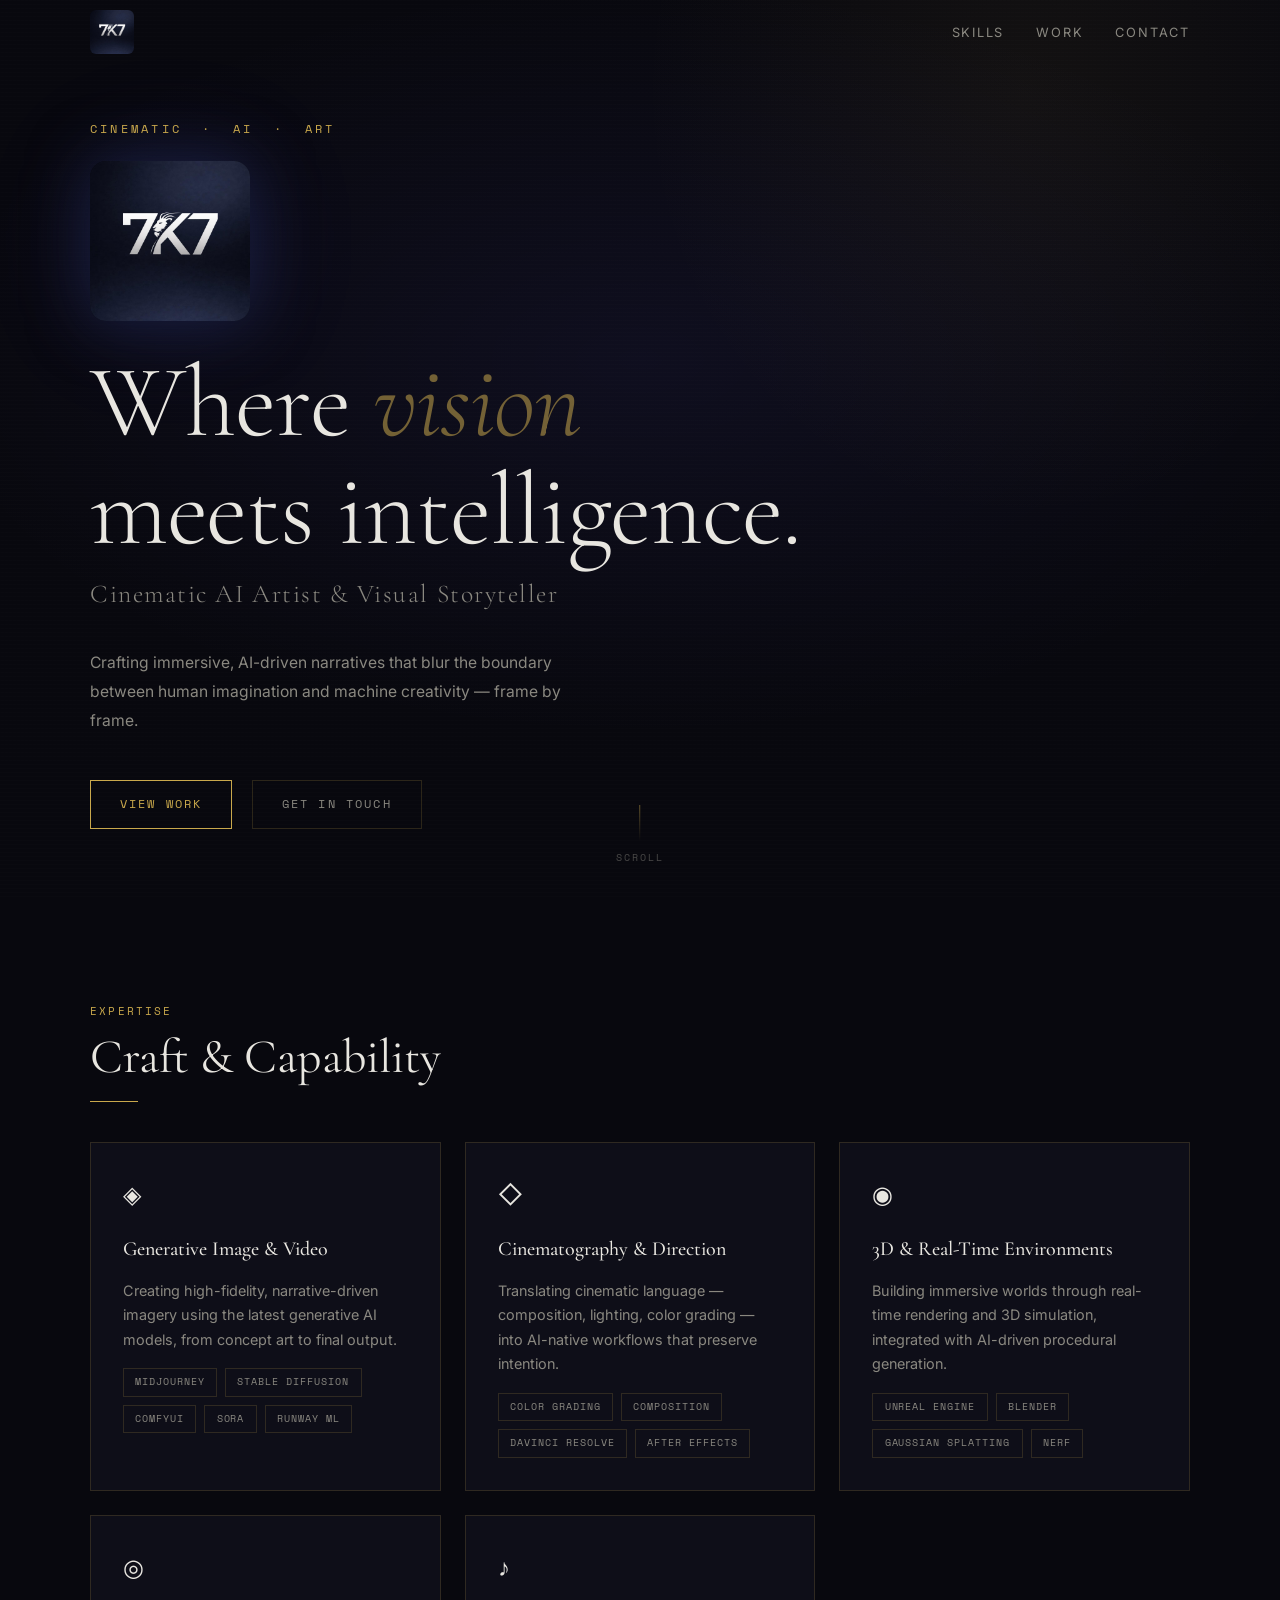
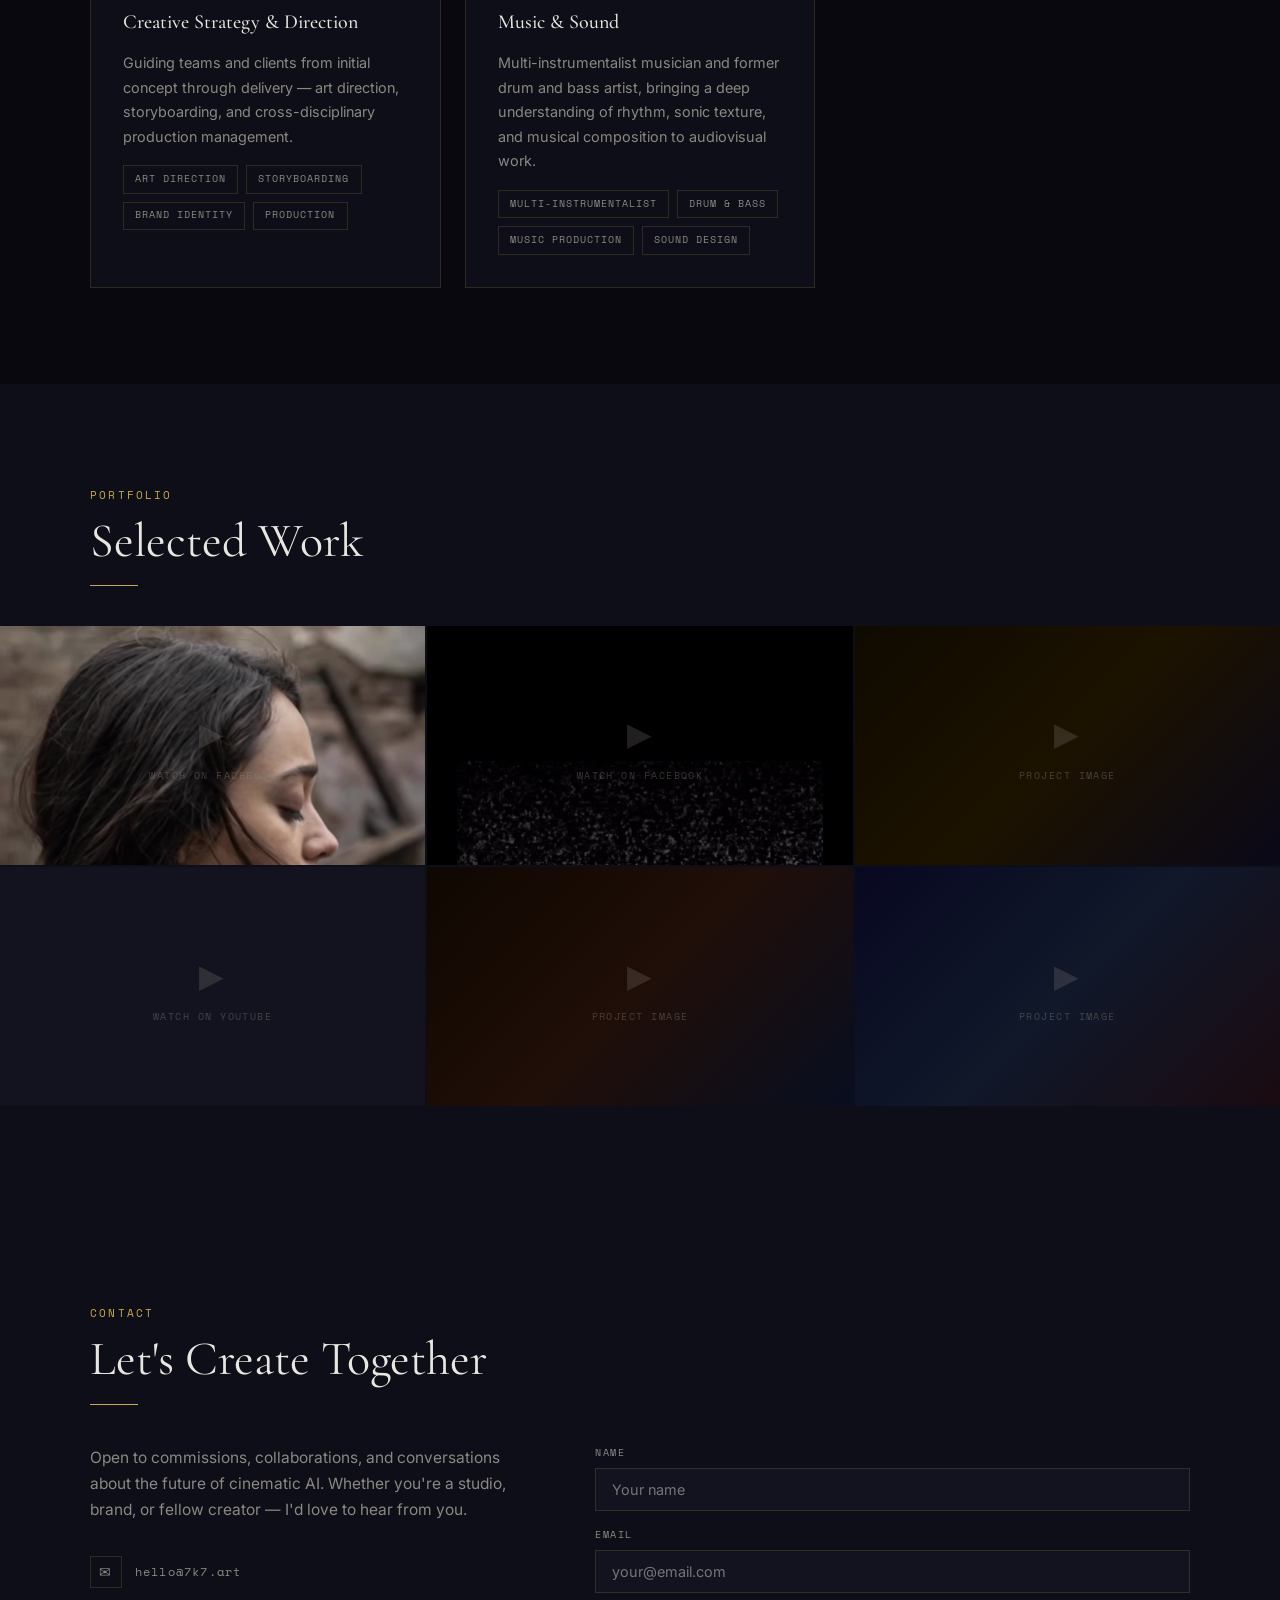
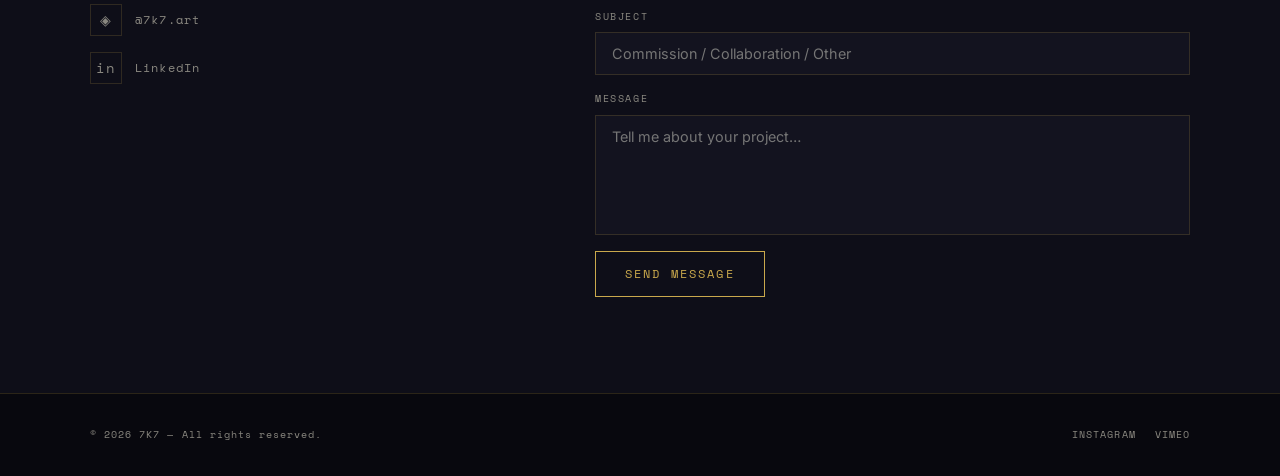
<file: index.html>
<!DOCTYPE html>
<html lang="en">
<head>
  <meta charset="UTF-8">
  <meta name="viewport" content="width=device-width, initial-scale=1.0">
  <meta name="description" content="Cinematic AI Artist — Portfolio. Exploring the intersection of artificial intelligence and visual storytelling.">

  <title>7K7 — Cinematic AI Artist</title>

  <!-- Preconnect for fonts -->
  <link rel="preconnect" href="https://fonts.googleapis.com">
  <link rel="preconnect" href="https://fonts.gstatic.com" crossorigin>
  <link
    href="https://fonts.googleapis.com/css2?family=Cormorant+Garamond:ital,wght@0,300;0,400;0,500;1,300;1,400&family=Inter:wght@300;400;500&family=Space+Mono:wght@400&display=swap"
    rel="stylesheet"
  >

  <link rel="stylesheet" href="css/style.css">
</head>
<body>

  <!-- ═══════════════════════════════════
       NAVIGATION
  ═══════════════════════════════════ -->
  <nav id="navbar" aria-label="Main navigation">
    <div class="nav-inner">
      <a href="#hero" class="nav-logo" aria-label="Home">
        <img src="assets/7k7.jpg" alt="7K7 Logo" width="44" height="44">
      </a>

      <button type="button" id="menu-toggle" aria-label="Toggle navigation" aria-expanded="false" aria-controls="nav-links">
        <span></span><span></span><span></span>
      </button>

      <ul class="nav-links" id="nav-links">
        <li><a href="#skills">Skills</a></li>
        <li><a href="#work">Work</a></li>
        <li><a href="#contact">Contact</a></li>
      </ul>
    </div>
  </nav>

  <!-- ═══════════════════════════════════
       HERO
  ═══════════════════════════════════ -->
  <section id="hero">
    <div class="container">
      <div class="hero-content">
        <p class="hero-eyebrow" data-reveal>Cinematic &nbsp;·&nbsp; AI &nbsp;·&nbsp; Art</p>
        <div class="hero-logo" data-reveal data-delay="1">
          <img src="assets/7k7.jpg" alt="7K7" width="160" height="160">
        </div>
        <h1 class="hero-name" data-reveal data-delay="2">
          Where <em>vision</em><br>meets&nbsp;intelligence.
        </h1>
        <p class="hero-title" data-reveal data-delay="3">Cinematic AI Artist &amp; Visual Storyteller</p>
        <p class="hero-desc" data-reveal data-delay="3">
          Crafting immersive, AI-driven narratives that blur the boundary between human imagination
          and machine creativity — frame by frame.
        </p>
        <div class="hero-cta" data-reveal data-delay="4">
          <a href="#work" class="btn">View Work</a>
          <a href="#contact" class="btn btn-ghost">Get in Touch</a>
        </div>
      </div>
    </div>
    <div class="hero-scroll-hint" aria-hidden="true">
      <div class="scroll-line"></div>
      <span>Scroll</span>
    </div>
  </section>

  <!-- ═══════════════════════════════════
       SKILLS
  ═══════════════════════════════════ -->
  <section id="skills">
    <div class="container">
      <span class="section-label" data-reveal>Expertise</span>
      <h2 class="section-title" data-reveal data-delay="1">Craft &amp; Capability</h2>
      <div class="divider" data-reveal data-delay="2"></div>

      <div class="skills-grid">

        <div class="skill-card" data-reveal data-delay="1">
          <div class="skill-card-icon">◈</div>
          <h3 class="skill-card-title">Generative Image &amp; Video</h3>
          <p class="skill-card-desc">
            Creating high-fidelity, narrative-driven imagery using the latest generative AI models,
            from concept art to final output.
          </p>
          <div class="skill-tags">
            <span class="skill-tag">Midjourney</span>
            <span class="skill-tag">Stable Diffusion</span>
            <span class="skill-tag">ComfyUI</span>
            <span class="skill-tag">Sora</span>
            <span class="skill-tag">Runway ML</span>
          </div>
        </div>

        <div class="skill-card" data-reveal data-delay="2">
          <div class="skill-card-icon">◇</div>
          <h3 class="skill-card-title">Cinematography &amp; Direction</h3>
          <p class="skill-card-desc">
            Translating cinematic language — composition, lighting, color grading — into AI-native workflows
            that preserve intention.
          </p>
          <div class="skill-tags">
            <span class="skill-tag">Color Grading</span>
            <span class="skill-tag">Composition</span>
            <span class="skill-tag">DaVinci Resolve</span>
            <span class="skill-tag">After Effects</span>
          </div>
        </div>

        <div class="skill-card" data-reveal data-delay="3">
          <div class="skill-card-icon">◉</div>
          <h3 class="skill-card-title">3D &amp; Real-Time Environments</h3>
          <p class="skill-card-desc">
            Building immersive worlds through real-time rendering and 3D simulation, integrated
            with AI-driven procedural generation.
          </p>
          <div class="skill-tags">
            <span class="skill-tag">Unreal Engine</span>
            <span class="skill-tag">Blender</span>
            <span class="skill-tag">Gaussian Splatting</span>
            <span class="skill-tag">NeRF</span>
          </div>
        </div>

        <div class="skill-card" data-reveal data-delay="4">
          <div class="skill-card-icon">◎</div>
          <h3 class="skill-card-title">Creative Strategy &amp; Direction</h3>
          <p class="skill-card-desc">
            Guiding teams and clients from initial concept through delivery — art direction,
            storyboarding, and cross-disciplinary production management.
          </p>
          <div class="skill-tags">
            <span class="skill-tag">Art Direction</span>
            <span class="skill-tag">Storyboarding</span>
            <span class="skill-tag">Brand Identity</span>
            <span class="skill-tag">Production</span>
          </div>
        </div>

        <div class="skill-card" data-reveal data-delay="5">
          <div class="skill-card-icon">♪</div>
          <h3 class="skill-card-title">Music &amp; Sound</h3>
          <p class="skill-card-desc">
            Multi-instrumentalist musician and former drum and bass artist, bringing a deep
            understanding of rhythm, sonic texture, and musical composition to audiovisual work.
          </p>
          <div class="skill-tags">
            <span class="skill-tag">Multi-Instrumentalist</span>
            <span class="skill-tag">Drum &amp; Bass</span>
            <span class="skill-tag">Music Production</span>
            <span class="skill-tag">Sound Design</span>
          </div>
        </div>

      </div>
    </div>
  </section>

  <!-- ═══════════════════════════════════
       WORK / PORTFOLIO
  ═══════════════════════════════════ -->
  <section id="work">
    <div class="container">
      <span class="section-label" data-reveal>Portfolio</span>
      <h2 class="section-title" data-reveal data-delay="1">Selected Work</h2>
      <div class="divider" data-reveal data-delay="2"></div>
    </div>

    <!-- Full-bleed grid, outside container for edge-to-edge look -->
    <div class="work-grid" data-reveal data-delay="2">

      <a class="work-item" href="https://www.facebook.com/reel/3401156576710907" target="_blank" rel="noopener noreferrer">
        <div class="work-item-bg work-item-bg--1"></div>
        <div class="work-item-overlay"></div>
        <div class="work-frame-label">
          <span class="work-frame-icon">▶</span>
          <span>Watch on Facebook</span>
        </div>
        <div class="work-item-info">
          <div class="work-item-tag">Music Video</div>
        </div>
      </a>

      <a class="work-item" href="https://www.facebook.com/share/r/1T3fdPV6Nt/" target="_blank" rel="noopener noreferrer">
        <div class="work-item-bg work-item-bg--2"></div>
        <div class="work-item-overlay"></div>
        <div class="work-frame-label">
          <span class="work-frame-icon">▶</span>
          <span>Watch on Facebook</span>
        </div>
        <div class="work-item-info">
          <div class="work-item-tag">Brand Campaign</div>
          <div class="work-item-title">Meridian — Identity</div>
        </div>
      </a>

      <div class="work-item">
        <div class="work-item-bg work-item-bg--3"></div>
        <div class="work-item-overlay"></div>
        <div class="work-frame-label">
          <span class="work-frame-icon">▶</span>
          <span>Project Image</span>
        </div>
        <div class="work-item-info">
          <div class="work-item-tag">Installation</div>
          <div class="work-item-title">Liminal Architectures</div>
        </div>
      </div>

      <a class="work-item" href="https://www.youtube.com/watch?v=mveqQZqtYQo" target="_blank" rel="noopener noreferrer">
        <div class="work-item-bg work-item-bg--4"></div>
        <div class="work-item-overlay"></div>
        <div class="work-frame-label">
          <span class="work-frame-icon">▶</span>
          <span>Watch on YouTube</span>
        </div>
        <div class="work-item-info">
          <div class="work-item-tag">Short Film</div>
        </div>
      </a>

      <div class="work-item">
        <div class="work-item-bg work-item-bg--5"></div>
        <div class="work-item-overlay"></div>
        <div class="work-frame-label">
          <span class="work-frame-icon">▶</span>
          <span>Project Image</span>
        </div>
        <div class="work-item-info">
          <div class="work-item-tag">Editorial</div>
          <div class="work-item-title">Fracture — Series</div>
        </div>
      </div>

      <div class="work-item">
        <div class="work-item-bg work-item-bg--6"></div>
        <div class="work-item-overlay"></div>
        <div class="work-frame-label">
          <span class="work-frame-icon">▶</span>
          <span>Project Image</span>
        </div>
        <div class="work-item-info">
          <div class="work-item-tag">Immersive Experience</div>
          <div class="work-item-title">Stellar Drift</div>
        </div>
      </div>

    </div>
  </section>

  <!-- ═══════════════════════════════════
       CONTACT
  ═══════════════════════════════════ -->
  <section id="contact">
    <div class="container">
      <span class="section-label" data-reveal>Contact</span>
      <h2 class="section-title" data-reveal data-delay="1">Let's Create Together</h2>
      <div class="divider" data-reveal data-delay="2"></div>

      <div class="contact-grid">

        <div class="contact-info" data-reveal data-delay="1">
          <p>
            Open to commissions, collaborations, and conversations about the future of cinematic AI.
            Whether you're a studio, brand, or fellow creator — I'd love to hear from you.
          </p>
          <div class="contact-links">
            <a href="mailto:hello@7k7.art" class="contact-link">
              <span class="contact-link-icon">✉</span>
              hello@7k7.art
            </a>
            <a href="https://instagram.com" target="_blank" rel="noopener noreferrer" class="contact-link">
              <span class="contact-link-icon">◈</span>
              @7k7.art
            </a>
            <a href="https://linkedin.com" target="_blank" rel="noopener noreferrer" class="contact-link">
              <span class="contact-link-icon">in</span>
              LinkedIn
            </a>
          </div>
        </div>

        <!-- Replace the action URL with your Formspree endpoint (https://formspree.io) or your own backend before deploying -->
        <form class="contact-form" data-reveal data-delay="2" action="https://formspree.io/f/YOUR_FORM_ID" method="POST" novalidate>
          <div class="form-group">
            <label for="name">Name</label>
            <input type="text" id="name" name="name" placeholder="Your name" required autocomplete="name">
          </div>
          <div class="form-group">
            <label for="email">Email</label>
            <input type="email" id="email" name="email" placeholder="your@email.com" required autocomplete="email">
          </div>
          <div class="form-group">
            <label for="subject">Subject</label>
            <input type="text" id="subject" name="subject" placeholder="Commission / Collaboration / Other">
          </div>
          <div class="form-group">
            <label for="message">Message</label>
            <textarea id="message" name="message" placeholder="Tell me about your project…" required></textarea>
          </div>
          <button type="submit" class="btn contact-submit">Send Message</button>
        </form>

      </div>
    </div>
  </section>

  <!-- ═══════════════════════════════════
       FOOTER
  ═══════════════════════════════════ -->
  <footer>
    <div class="container">
      <div class="footer-inner">
        <p class="footer-copy">© <span id="year"></span> 7K7 — All rights reserved.</p>
        <nav class="footer-social" aria-label="Social links">
          <a href="https://instagram.com" target="_blank" rel="noopener noreferrer">Instagram</a>
          <a href="https://vimeo.com" target="_blank" rel="noopener noreferrer">Vimeo</a>
        </nav>
      </div>
    </div>
  </footer>

  <script>
    document.getElementById('year').textContent = new Date().getFullYear();
  </script>
  <script src="js/main.js"></script>
</body>
</html>
</file>
<file: css/style.css>
/* ═══════════════════════════════════════════════════════
   style.css  –  Cinematic AI Artist Portfolio
   ═══════════════════════════════════════════════════════ */

/* ── Custom properties ── */
:root {
  --bg:          #08080e;
  --bg-1:        #0e0e18;
  --bg-2:        #13131f;
  --line:        rgba(201, 168, 76, 0.18);
  --gold:        #c9a84c;
  --gold-dim:    rgba(201, 168, 76, 0.55);
  --gold-glow:   rgba(201, 168, 76, 0.12);
  --text:        #e8e6e0;
  --text-muted:  #8a8880;
  --accent:      #6c63ff;
  --radius:      4px;
  --nav-h:       64px;
  --transition:  0.35s cubic-bezier(0.4, 0, 0.2, 1);
  --font-head:   'Cormorant Garamond', 'Palatino Linotype', Georgia, serif;
  --font-body:   'Inter', 'Helvetica Neue', Arial, sans-serif;
  --font-mono:   'Space Mono', 'Courier New', monospace;
}

/* ── Reset ── */
*, *::before, *::after { box-sizing: border-box; margin: 0; padding: 0; }
html { font-size: 16px; }
@media (prefers-reduced-motion: no-preference) {
  html { scroll-behavior: smooth; }
}
body {
  background: var(--bg);
  color: var(--text);
  font-family: var(--font-body);
  line-height: 1.7;
  -webkit-font-smoothing: antialiased;
}
img, svg { display: block; max-width: 100%; }
a { color: inherit; text-decoration: none; }
ul { list-style: none; }

/* ── Utility ── */
.container {
  width: min(1100px, 92%);
  margin-inline: auto;
}
.section-label {
  display: inline-block;
  font-family: var(--font-mono);
  font-size: 0.68rem;
  letter-spacing: 0.2em;
  text-transform: uppercase;
  color: var(--gold);
  margin-bottom: 0.6rem;
}
.section-title {
  font-family: var(--font-head);
  font-size: clamp(2rem, 4vw, 3rem);
  font-weight: 400;
  line-height: 1.15;
  color: var(--text);
  margin-bottom: 1rem;
}
.divider {
  width: 48px;
  height: 1px;
  background: var(--gold);
  margin-bottom: 2.5rem;
}
section { padding: 6rem 0; }

/* ── Scroll reveal ── */
[data-reveal] {
  opacity: 0;
  transform: translateY(28px);
  transition: opacity 0.65s var(--transition), transform 0.65s var(--transition);
}
[data-reveal].revealed {
  opacity: 1;
  transform: none;
}
[data-reveal][data-delay="1"] { transition-delay: 0.1s; }
[data-reveal][data-delay="2"] { transition-delay: 0.2s; }
[data-reveal][data-delay="3"] { transition-delay: 0.3s; }
[data-reveal][data-delay="4"] { transition-delay: 0.4s; }
@media (prefers-reduced-motion: reduce) {
  [data-reveal] { opacity: 1; transform: none; transition: none; }
}

/* ══════════════════════════════════════════
   NAVIGATION
══════════════════════════════════════════ */
#navbar {
  position: fixed;
  top: 0; left: 0; right: 0;
  z-index: 100;
  height: var(--nav-h);
  display: flex;
  align-items: center;
  border-bottom: 1px solid transparent;
  transition: background var(--transition), border-color var(--transition), backdrop-filter var(--transition);
}
#navbar.scrolled {
  background: rgba(8, 8, 14, 0.88);
  backdrop-filter: blur(16px);
  -webkit-backdrop-filter: blur(16px);
  border-bottom-color: var(--line);
}
.nav-inner {
  width: min(1100px, 92%);
  margin-inline: auto;
  display: flex;
  align-items: center;
  justify-content: space-between;
}
.nav-logo img, .nav-logo svg {
  height: 44px;
  width: 44px;
  border-radius: 6px;
  object-fit: contain;
}
.nav-logo-text {
  font-family: var(--font-head);
  font-size: 1.4rem;
  font-weight: 600;
  letter-spacing: 0.04em;
  color: var(--text);
}
.nav-logo-text span { color: var(--gold); }

.nav-links {
  display: flex;
  gap: 2rem;
  align-items: center;
}
.nav-links a {
  font-size: 0.8rem;
  letter-spacing: 0.14em;
  text-transform: uppercase;
  color: var(--text-muted);
  position: relative;
  transition: color var(--transition);
}
.nav-links a::after {
  content: '';
  position: absolute;
  bottom: -3px; left: 0; right: 100%;
  height: 1px;
  background: var(--gold);
  transition: right var(--transition);
}
.nav-links a:hover,
.nav-links a.active { color: var(--text); }
.nav-links a:hover::after,
.nav-links a.active::after { right: 0; }

/* Hamburger */
#menu-toggle {
  display: none;
  flex-direction: column;
  gap: 5px;
  background: none;
  border: none;
  cursor: pointer;
  padding: 4px;
}
#menu-toggle span {
  display: block;
  width: 24px; height: 1.5px;
  background: var(--text);
  transition: transform var(--transition), opacity var(--transition);
}

/* ══════════════════════════════════════════
   HERO
══════════════════════════════════════════ */
#hero {
  min-height: 100vh;
  min-height: 100svh;
  display: flex;
  align-items: center;
  position: relative;
  overflow: hidden;
  padding: 0;
}

/* Subtle film-grain vignette */
#hero::before {
  content: '';
  position: absolute;
  inset: 0;
  background:
    radial-gradient(ellipse 80% 60% at 50% 40%, rgba(108, 99, 255, 0.07) 0%, transparent 70%),
    radial-gradient(ellipse 50% 80% at 80% 10%, rgba(201, 168, 76, 0.06) 0%, transparent 60%);
  pointer-events: none;
}

/* Cinematic horizontal lines */
#hero::after {
  content: '';
  position: absolute;
  inset: 0;
  background: repeating-linear-gradient(
    0deg,
    transparent,
    transparent 3px,
    rgba(255,255,255,0.008) 3px,
    rgba(255,255,255,0.008) 4px
  );
  pointer-events: none;
}

.hero-content {
  position: relative;
  z-index: 1;
  padding: calc(var(--nav-h) + 3rem) 0 4rem;
}
.hero-logo {
  margin-bottom: 1.8rem;
}
.hero-logo img {
  border-radius: 16px;
  box-shadow: 0 0 60px rgba(28, 35, 72, 0.8), 0 0 120px rgba(108, 99, 255, 0.12);
}
.hero-eyebrow {
  font-family: var(--font-mono);
  font-size: 0.72rem;
  letter-spacing: 0.28em;
  text-transform: uppercase;
  color: var(--gold);
  margin-bottom: 1.4rem;
}
.hero-name {
  font-family: var(--font-head);
  font-size: clamp(3.5rem, 8vw, 7rem);
  font-weight: 300;
  line-height: 1.05;
  letter-spacing: -0.01em;
  margin-bottom: 0.5rem;
}
.hero-name em {
  font-style: italic;
  color: var(--gold-dim);
}
.hero-title {
  font-family: var(--font-head);
  font-size: clamp(1.1rem, 2.5vw, 1.6rem);
  font-weight: 300;
  color: var(--text-muted);
  letter-spacing: 0.06em;
  margin-bottom: 2rem;
}
.hero-desc {
  max-width: 520px;
  font-size: 0.98rem;
  color: var(--text-muted);
  line-height: 1.85;
  margin-bottom: 2.8rem;
}
.btn {
  display: inline-flex;
  align-items: center;
  gap: 0.6rem;
  font-family: var(--font-mono);
  font-size: 0.75rem;
  letter-spacing: 0.18em;
  text-transform: uppercase;
  padding: 0.85rem 1.8rem;
  border: 1px solid var(--gold);
  color: var(--gold);
  background: transparent;
  cursor: pointer;
  transition: background var(--transition), color var(--transition);
}
.btn:hover {
  background: var(--gold);
  color: var(--bg);
}
.btn-ghost {
  border-color: var(--line);
  color: var(--text-muted);
  margin-left: 1rem;
}
.btn-ghost:hover {
  background: var(--bg-2);
  color: var(--text);
}
.hero-scroll-hint {
  position: absolute;
  bottom: 2.2rem;
  left: 50%;
  transform: translateX(-50%);
  display: flex;
  flex-direction: column;
  align-items: center;
  gap: 0.5rem;
  font-family: var(--font-mono);
  font-size: 0.6rem;
  letter-spacing: 0.2em;
  text-transform: uppercase;
  color: var(--text-muted);
  opacity: 0.5;
  animation: float 2.4s ease-in-out infinite;
}
.scroll-line {
  width: 1px;
  height: 36px;
  background: linear-gradient(to bottom, var(--gold), transparent);
}
@keyframes float {
  0%, 100% { transform: translateX(-50%) translateY(0); }
  50%       { transform: translateX(-50%) translateY(6px); }
}

/* ══════════════════════════════════════════
   ABOUT
══════════════════════════════════════════ */
#about { background: var(--bg-1); }
.about-grid {
  display: grid;
  grid-template-columns: 1fr 1fr;
  gap: 5rem;
  align-items: center;
}
.about-image {
  position: relative;
}
.about-image-frame {
  aspect-ratio: 3/4;
  background: var(--bg-2);
  border: 1px solid var(--line);
  position: relative;
  overflow: hidden;
  display: flex;
  align-items: center;
  justify-content: center;
  color: var(--text-muted);
  font-family: var(--font-mono);
  font-size: 0.7rem;
  letter-spacing: 0.1em;
}
.about-image-frame::before {
  content: '';
  position: absolute;
  inset: 0;
  background: linear-gradient(135deg, rgba(201,168,76,0.04) 0%, transparent 60%);
}
.about-image-corner {
  position: absolute;
  width: 20px; height: 20px;
  border-color: var(--gold);
  border-style: solid;
  opacity: 0.7;
}
.about-image-corner.tl { top: 10px; left: 10px; border-width: 1px 0 0 1px; }
.about-image-corner.tr { top: 10px; right: 10px; border-width: 1px 1px 0 0; }
.about-image-corner.bl { bottom: 10px; left: 10px; border-width: 0 0 1px 1px; }
.about-image-corner.br { bottom: 10px; right: 10px; border-width: 0 1px 1px 0; }

.about-text p { color: var(--text-muted); margin-bottom: 1.2rem; font-size: 0.97rem; }
.about-stats {
  display: grid;
  grid-template-columns: repeat(3, 1fr);
  gap: 1px;
  background: var(--line);
  border: 1px solid var(--line);
  margin-top: 2.5rem;
}
.stat {
  background: var(--bg-1);
  padding: 1.2rem 1rem;
  text-align: center;
}
.stat-num {
  font-family: var(--font-head);
  font-size: 2.2rem;
  font-weight: 300;
  color: var(--gold);
  line-height: 1;
}
.stat-label {
  font-family: var(--font-mono);
  font-size: 0.62rem;
  letter-spacing: 0.14em;
  text-transform: uppercase;
  color: var(--text-muted);
  margin-top: 0.3rem;
}

/* ══════════════════════════════════════════
   SKILLS
══════════════════════════════════════════ */
#skills { background: var(--bg); }
.skills-grid {
  display: grid;
  grid-template-columns: repeat(auto-fit, minmax(280px, 1fr));
  gap: 1.5rem;
}
.skill-card {
  background: var(--bg-1);
  border: 1px solid var(--line);
  padding: 2rem;
  position: relative;
  transition: border-color var(--transition), transform var(--transition);
}
.skill-card:hover {
  border-color: var(--gold-dim);
  transform: translateY(-3px);
}
.skill-card-icon {
  font-size: 1.5rem;
  margin-bottom: 1rem;
}
.skill-card-title {
  font-family: var(--font-head);
  font-size: 1.25rem;
  font-weight: 500;
  margin-bottom: 0.8rem;
  color: var(--text);
}
.skill-card-desc {
  color: var(--text-muted);
  font-size: 0.9rem;
}
.skill-tags {
  display: flex;
  flex-wrap: wrap;
  gap: 0.5rem;
  margin-top: 1rem;
}
.skill-tag {
  font-family: var(--font-mono);
  font-size: 0.62rem;
  letter-spacing: 0.1em;
  text-transform: uppercase;
  padding: 0.3rem 0.7rem;
  border: 1px solid var(--line);
  color: var(--text-muted);
}

/* ══════════════════════════════════════════
   WORK / PORTFOLIO
══════════════════════════════════════════ */
#work { background: var(--bg-1); }
.work-grid {
  display: grid;
  grid-template-columns: repeat(auto-fit, minmax(320px, 1fr));
  gap: 2px;
}
.work-item {
  position: relative;
  background: var(--bg-2);
  aspect-ratio: 16/9;
  overflow: hidden;
  cursor: pointer;
  display: flex;
  align-items: flex-end;
}
.work-item-bg {
  position: absolute;
  inset: 0;
  background: linear-gradient(
    135deg,
    var(--bg-2) 0%,
    rgba(108,99,255,0.12) 50%,
    rgba(201,168,76,0.08) 100%
  );
  transition: transform var(--transition);
}
.work-item:hover .work-item-bg { transform: scale(1.04); }
.work-item-bg--1 {
  background: linear-gradient(135deg,#0e0e18 0%,#1a1040 50%,#2d1b00 100%);
  background-image: url('../assets/music_video.png');
  background-size: cover;
  background-position: center top;
}
.work-item-bg--2 {
  background: linear-gradient(135deg,#080814 0%,#0d2030 50%,#1a0a30 100%);
  background-image: url('../assets/meridian_thumbnail.jpg');
  background-size: cover;
  background-position: center top;
}
.work-item-bg--3 { background: linear-gradient(135deg,#0f0a00 0%,#1c1200 50%,#0a0818 100%); }
.work-item-bg--4 {
  background: linear-gradient(135deg,#080814 0%,#0d2030 50%,#1a0a30 100%);
  background-image: url('https://img.youtube.com/vi/mveqQZqtYQo/hqdefault.jpg');
  background-size: cover;
  background-position: center;
}
.work-item-bg--5 { background: linear-gradient(135deg,#0e0800 0%,#200e08 50%,#080e20 100%); }
.work-item-bg--6 { background: linear-gradient(135deg,#080820 0%,#10182a 50%,#1a0a10 100%); }
.work-item-overlay {
  position: absolute;
  inset: 0;
  background: linear-gradient(to top, rgba(8,8,14,0.9) 0%, transparent 55%);
  opacity: 0;
  transition: opacity var(--transition);
}
.work-item:hover .work-item-overlay { opacity: 1; }
.work-item-info {
  position: relative;
  z-index: 1;
  padding: 1.5rem;
  transform: translateY(8px);
  transition: transform var(--transition), opacity var(--transition);
  opacity: 0;
}
.work-item:hover .work-item-info { opacity: 1; transform: none; }
.work-item-tag {
  font-family: var(--font-mono);
  font-size: 0.6rem;
  letter-spacing: 0.18em;
  text-transform: uppercase;
  color: var(--gold);
  margin-bottom: 0.3rem;
}
.work-item-title {
  font-family: var(--font-head);
  font-size: 1.25rem;
  font-weight: 400;
  color: var(--text);
}

/* Placeholder frame art */
.work-frame-label {
  position: absolute;
  inset: 0;
  display: flex;
  flex-direction: column;
  align-items: center;
  justify-content: center;
  font-family: var(--font-mono);
  font-size: 0.65rem;
  letter-spacing: 0.14em;
  text-transform: uppercase;
  color: var(--text-muted);
  opacity: 0.4;
  gap: 0.4rem;
  transition: opacity var(--transition);
}
.work-item:hover .work-frame-label { opacity: 0; }
.work-frame-icon { font-size: 2rem; opacity: 0.6; }

/* ══════════════════════════════════════════
   EXPERIENCE (CV)
══════════════════════════════════════════ */
#experience { background: var(--bg); }
.cv-grid {
  display: grid;
  grid-template-columns: 1fr 1fr;
  gap: 4rem;
}
.cv-col-title {
  font-family: var(--font-mono);
  font-size: 0.68rem;
  letter-spacing: 0.2em;
  text-transform: uppercase;
  color: var(--gold);
  margin-bottom: 2rem;
  padding-bottom: 1rem;
  border-bottom: 1px solid var(--line);
}
.cv-item {
  padding: 1.5rem 0 1.5rem 1.5rem;
  border-left: 1px solid var(--line);
  position: relative;
  margin-bottom: 0.5rem;
}
.cv-item::before {
  content: '';
  position: absolute;
  top: 1.9rem; left: -4px;
  width: 7px; height: 7px;
  border-radius: 50%;
  background: var(--bg);
  border: 1px solid var(--gold);
}
.cv-period {
  font-family: var(--font-mono);
  font-size: 0.62rem;
  letter-spacing: 0.1em;
  color: var(--gold-dim);
  margin-bottom: 0.3rem;
}
.cv-role {
  font-family: var(--font-head);
  font-size: 1.15rem;
  font-weight: 500;
  color: var(--text);
  margin-bottom: 0.2rem;
}
.cv-org {
  font-size: 0.85rem;
  color: var(--text-muted);
  margin-bottom: 0.6rem;
}
.cv-desc {
  font-size: 0.9rem;
  color: var(--text-muted);
  line-height: 1.7;
}

/* ══════════════════════════════════════════
   CONTACT
══════════════════════════════════════════ */
#contact { background: var(--bg-1); }
.contact-grid {
  display: grid;
  grid-template-columns: 1fr 1.4fr;
  gap: 5rem;
  align-items: start;
}
.contact-info p {
  color: var(--text-muted);
  font-size: 0.97rem;
  margin-bottom: 2rem;
}
.contact-links {
  display: flex;
  flex-direction: column;
  gap: 1rem;
}
.contact-link {
  display: flex;
  align-items: center;
  gap: 0.8rem;
  font-family: var(--font-mono);
  font-size: 0.75rem;
  letter-spacing: 0.1em;
  color: var(--text-muted);
  transition: color var(--transition);
}
.contact-link:hover { color: var(--gold); }
.contact-link-icon {
  width: 32px; height: 32px;
  border: 1px solid var(--line);
  display: flex; align-items: center; justify-content: center;
  font-size: 0.9rem;
  flex-shrink: 0;
  transition: border-color var(--transition);
}
.contact-link:hover .contact-link-icon { border-color: var(--gold-dim); }

/* Contact form */
.contact-form { display: flex; flex-direction: column; gap: 1rem; }
.contact-submit { align-self: flex-start; }
.form-group { display: flex; flex-direction: column; gap: 0.4rem; }
.form-group label {
  font-family: var(--font-mono);
  font-size: 0.62rem;
  letter-spacing: 0.16em;
  text-transform: uppercase;
  color: var(--text-muted);
}
.form-group input,
.form-group textarea {
  background: var(--bg-2);
  border: 1px solid var(--line);
  color: var(--text);
  font-family: var(--font-body);
  font-size: 0.9rem;
  padding: 0.75rem 1rem;
  outline: none;
  transition: border-color var(--transition);
  resize: none;
}
.form-group input:focus,
.form-group textarea:focus { border-color: var(--gold-dim); }
.form-group textarea { min-height: 120px; }

/* ══════════════════════════════════════════
   FOOTER
══════════════════════════════════════════ */
footer {
  background: var(--bg);
  border-top: 1px solid var(--line);
  padding: 2rem 0;
}
.footer-inner {
  display: flex;
  align-items: center;
  justify-content: space-between;
  flex-wrap: wrap;
  gap: 1rem;
}
.footer-copy {
  font-family: var(--font-mono);
  font-size: 0.65rem;
  letter-spacing: 0.1em;
  color: var(--text-muted);
}
.footer-social {
  display: flex;
  gap: 1.2rem;
}
.footer-social a {
  font-family: var(--font-mono);
  font-size: 0.65rem;
  letter-spacing: 0.1em;
  text-transform: uppercase;
  color: var(--text-muted);
  transition: color var(--transition);
}
.footer-social a:hover { color: var(--gold); }

/* ══════════════════════════════════════════
   RESPONSIVE
══════════════════════════════════════════ */
@media (max-width: 900px) {
  .about-grid  { grid-template-columns: 1fr; gap: 3rem; }
  .cv-grid     { grid-template-columns: 1fr; gap: 3rem; }
  .contact-grid { grid-template-columns: 1fr; gap: 3rem; }
  .about-image { max-width: 320px; margin-inline: auto; }
}

@media (max-width: 768px) {
  #menu-toggle { display: flex; }
  .nav-links {
    position: fixed;
    top: var(--nav-h); left: 0; right: 0;
    background: rgba(8,8,14,0.97);
    backdrop-filter: blur(16px);
    flex-direction: column;
    gap: 0;
    padding: 0;
    max-height: 0;
    overflow: hidden;
    border-bottom: 1px solid transparent;
    transition: max-height var(--transition), border-color var(--transition), padding var(--transition);
  }
  .nav-links.open {
    max-height: 340px;
    border-bottom-color: var(--line);
    padding: 1rem 0;
  }
  .nav-links a {
    display: block;
    padding: 0.85rem 5%;
    font-size: 0.85rem;
  }
  .work-grid { grid-template-columns: 1fr; }
}

@media (max-width: 480px) {
  .about-stats { grid-template-columns: 1fr; }
  .hero-cta { display: flex; flex-direction: column; gap: 1rem; align-items: flex-start; }
  .btn-ghost { margin-left: 0; }
}
</file>
